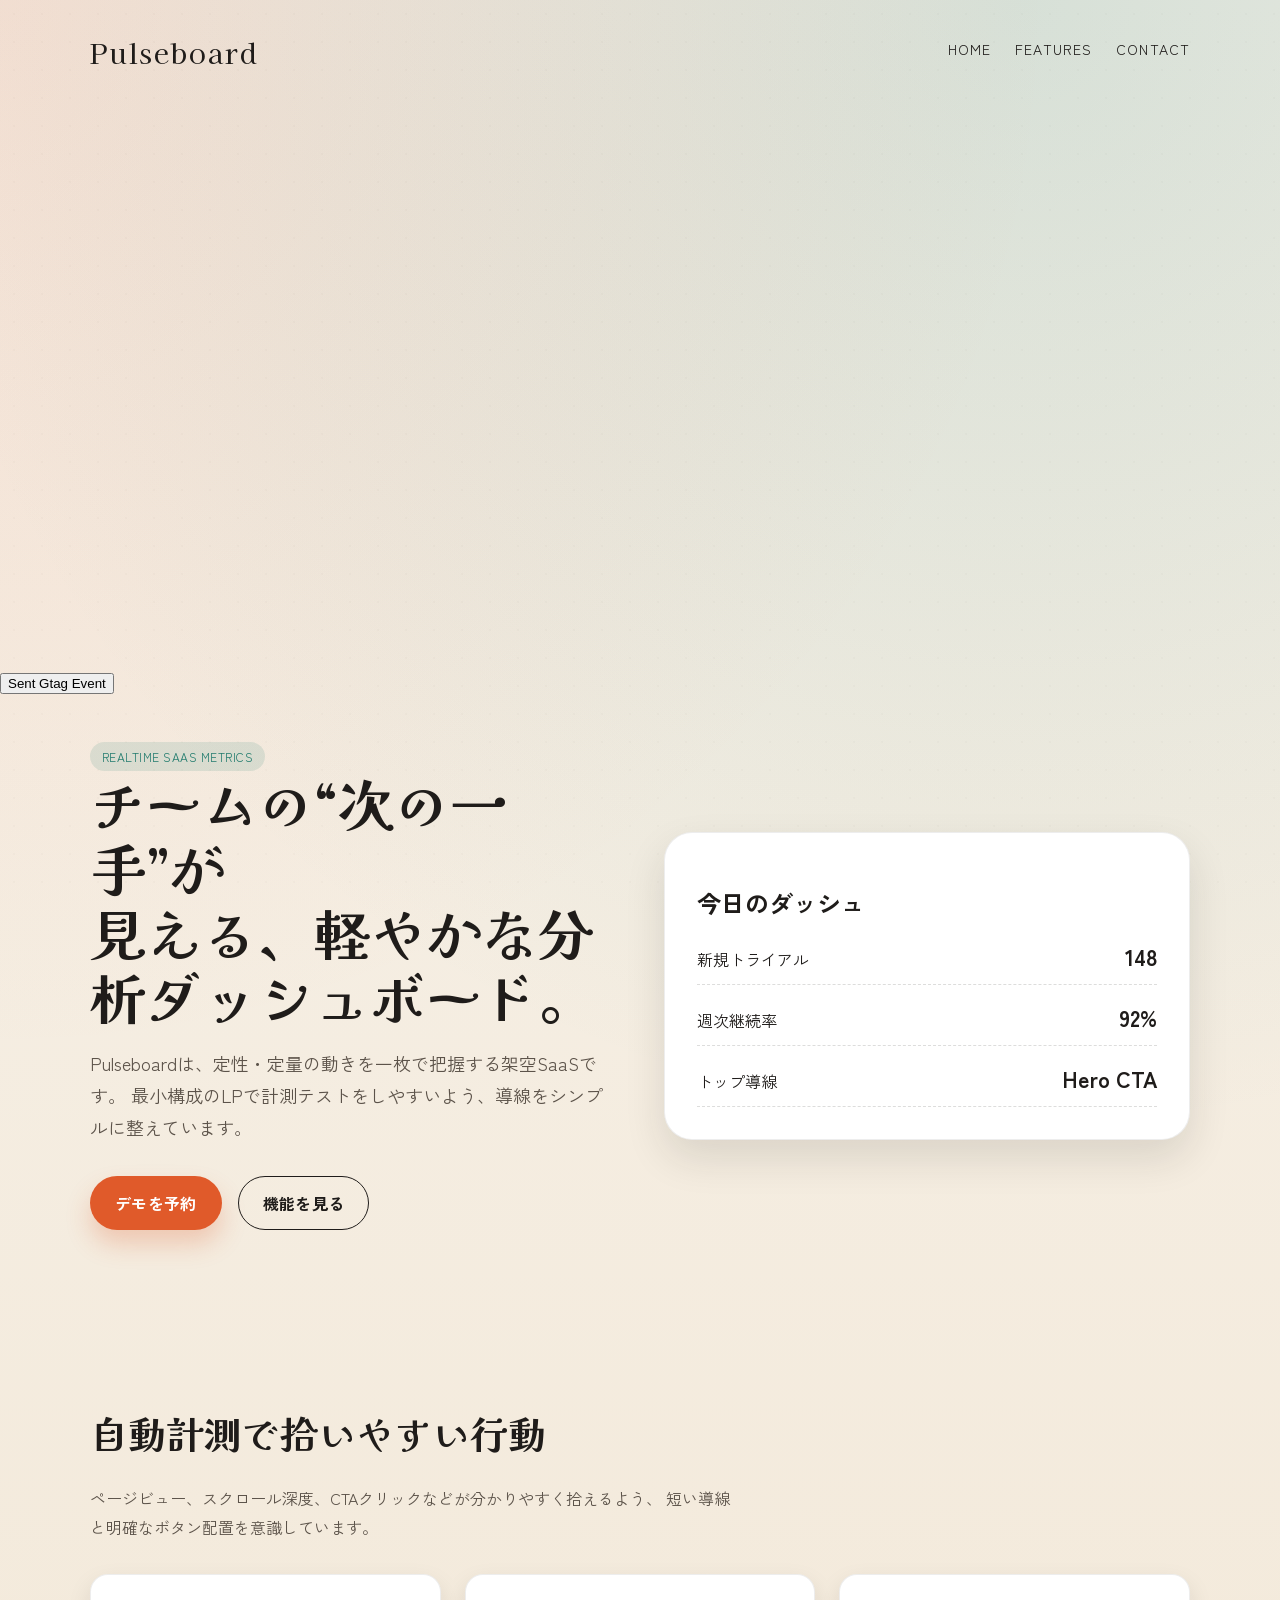
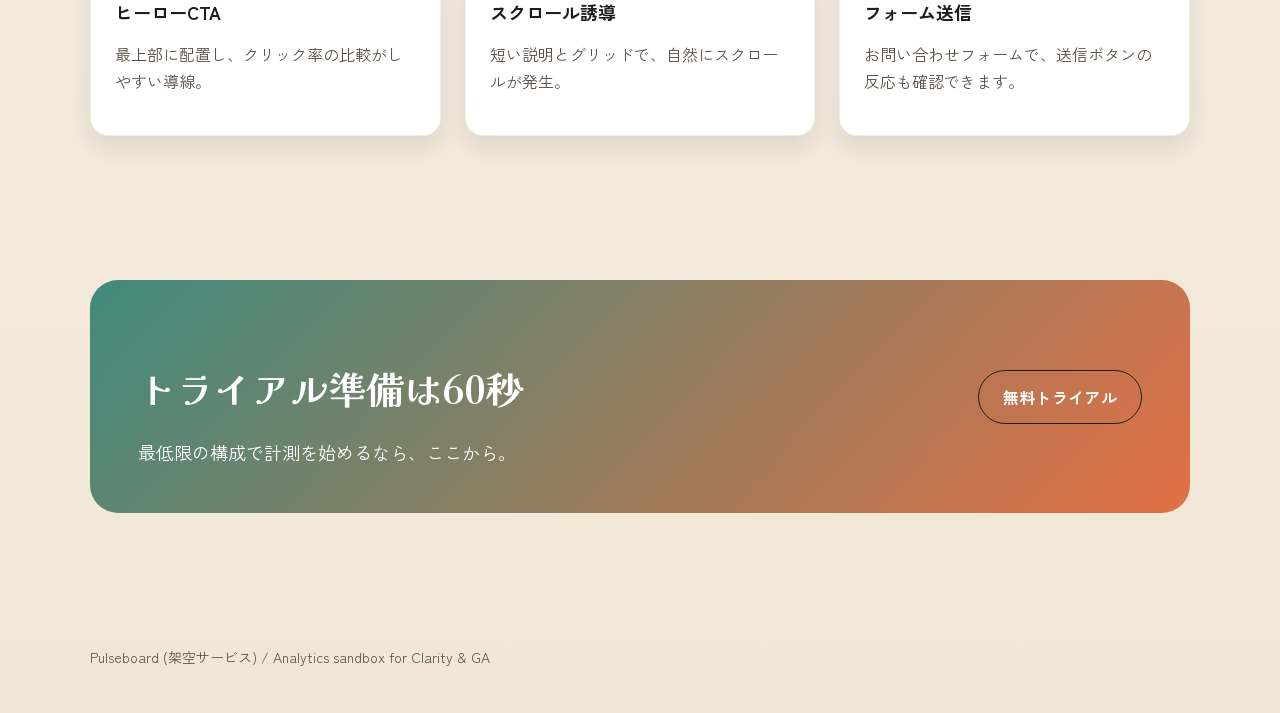
<file: index.html>
<!doctype html>
<html lang="ja">
  <head>
    <script type="text/javascript">
      (function(c,l,a,r,i,t,y){
          c[a]=c[a]||function(){(c[a].q=c[a].q||[]).push(arguments)};
          t=l.createElement(r);t.async=1;t.src="https://www.clarity.ms/tag/"+i;
          y=l.getElementsByTagName(r)[0];y.parentNode.insertBefore(t,y);
      })(window, document, "clarity", "script", "v4pbjfkq48");
    </script>
    <!-- Google Tag Manager -->
    <script>(function(w,d,s,l,i){w[l]=w[l]||[];w[l].push({'gtm.start':
      new Date().getTime(),event:'gtm.js'});var f=d.getElementsByTagName(s)[0],
      j=d.createElement(s),dl=l!='dataLayer'?'&l='+l:'';j.async=true;j.src=
      'https://www.googletagmanager.com/gtm.js?id='+i+dl;f.parentNode.insertBefore(j,f);
      })(window,document,'script','dataLayer','GTM-WHNQVLGR');
    </script>
    <!-- End Google Tag Manager -->
    <script async src="https://www.googletagmanager.com/gtag/js?id=G-VHE92FVPQW&l=altDataLayer"></script>
    <script>
      window.altDataLayer = window.altDataLayer || [];
      function gtag(){altDataLayer.push(arguments);}
      gtag('js', new Date());

      gtag('config', 'G-VHE92FVPQW');
    </script>
    <meta charset="utf-8" />
    <meta name="viewport" content="width=device-width, initial-scale=1" />
    <title>Pulseboard | SaaS分析LP</title>
    <meta
      name="description"
      content="架空SaaSのLP。行動計測を想定した最小構成のテストサイトです。"
    />
    <link rel="preconnect" href="https://fonts.googleapis.com" />
    <link rel="preconnect" href="https://fonts.gstatic.com" crossorigin />
    <link
      href="https://fonts.googleapis.com/css2?family=Kaisei+Decol:wght@600;700&family=Zen+Kaku+Gothic+New:wght@400;500;700&display=swap"
      rel="stylesheet"
    />
    <link rel="stylesheet" href="assets/style.css" />
    <!-- Tracking tags will be inserted here (Microsoft Clarity / Google Analytics) -->
  </head>
  <body>
    <!-- Tracking tags will be inserted here (noscript or body tags) -->
    <header class="site-header">
      <div class="container nav">
        <a class="logo" href="index.html">Pulseboard</a>
        <nav class="nav-links" aria-label="Primary">
          <a href="index.html">Home</a>
          <a href="features.html">Features</a>
          <a href="contact.html">Contact</a>
        </nav>
      </div>
    </header>

    <main>
      <button id="sendGtagEvent">Sent Gtag Event</button>
      <script>
        document.getElementById('sendGtagEvent').addEventListener('click', function() {
          gtag('event', 'button_click', { 'event_category': 'cms_operation', 'button_name': 'test_button' });
          console.log('Gtag Event Sent');
        });
      </script>
      <iframe src="https://yebis0942org2.github.io/access-analytics-sandbox-2026-01-26/" width="80%" height="600" frameborder="0"></iframe>
      <section class="hero container">
        <div class="reveal">
          <span class="pill">Realtime SaaS Metrics</span>
          <h1 class="hero-title">
            チームの“次の一手”が
            <br />
            見える、軽やかな分析ダッシュボード。
          </h1>
          <p class="hero-subtitle">
            Pulseboardは、定性・定量の動きを一枚で把握する架空SaaSです。
            最小構成のLPで計測テストをしやすいよう、導線をシンプルに整えています。
          </p>
          <div class="cta-group">
            <a class="button primary" href="contact.html">デモを予約</a>
            <a class="button secondary" href="features.html">機能を見る</a>
          </div>
        </div>
        <div class="hero-card reveal">
          <h2>今日のダッシュ</h2>
          <div class="hero-metrics">
            <div class="metric">
              <span>新規トライアル</span>
              <strong>148</strong>
            </div>
            <div class="metric">
              <span>週次継続率</span>
              <strong>92%</strong>
            </div>
            <div class="metric">
              <span>トップ導線</span>
              <strong>Hero CTA</strong>
            </div>
          </div>
        </div>
      </section>

      <section class="section">
        <div class="container">
          <h2 class="section-title">自動計測で拾いやすい行動</h2>
          <p class="section-lead">
            ページビュー、スクロール深度、CTAクリックなどが分かりやすく拾えるよう、
            短い導線と明確なボタン配置を意識しています。
          </p>
          <div class="grid">
            <div class="card reveal">
              <h3>ヒーローCTA</h3>
              <p>最上部に配置し、クリック率の比較がしやすい導線。</p>
            </div>
            <div class="card reveal">
              <h3>スクロール誘導</h3>
              <p>短い説明とグリッドで、自然にスクロールが発生。</p>
            </div>
            <div class="card reveal">
              <h3>フォーム送信</h3>
              <p>お問い合わせフォームで、送信ボタンの反応も確認できます。</p>
            </div>
          </div>
        </div>
      </section>

      <section class="section">
        <div class="container banner reveal">
          <div>
            <h2 class="section-title">トライアル準備は60秒</h2>
            <p>最低限の構成で計測を始めるなら、ここから。</p>
          </div>
          <a class="button secondary" href="contact.html">無料トライアル</a>
        </div>
      </section>
    </main>

    <footer class="footer">
      <div class="container">
        <p>Pulseboard (架空サービス) / Analytics sandbox for Clarity &amp; GA</p>
      </div>
    </footer>

    <script src="assets/main.js" defer></script>
  </body>
</html>
</file>
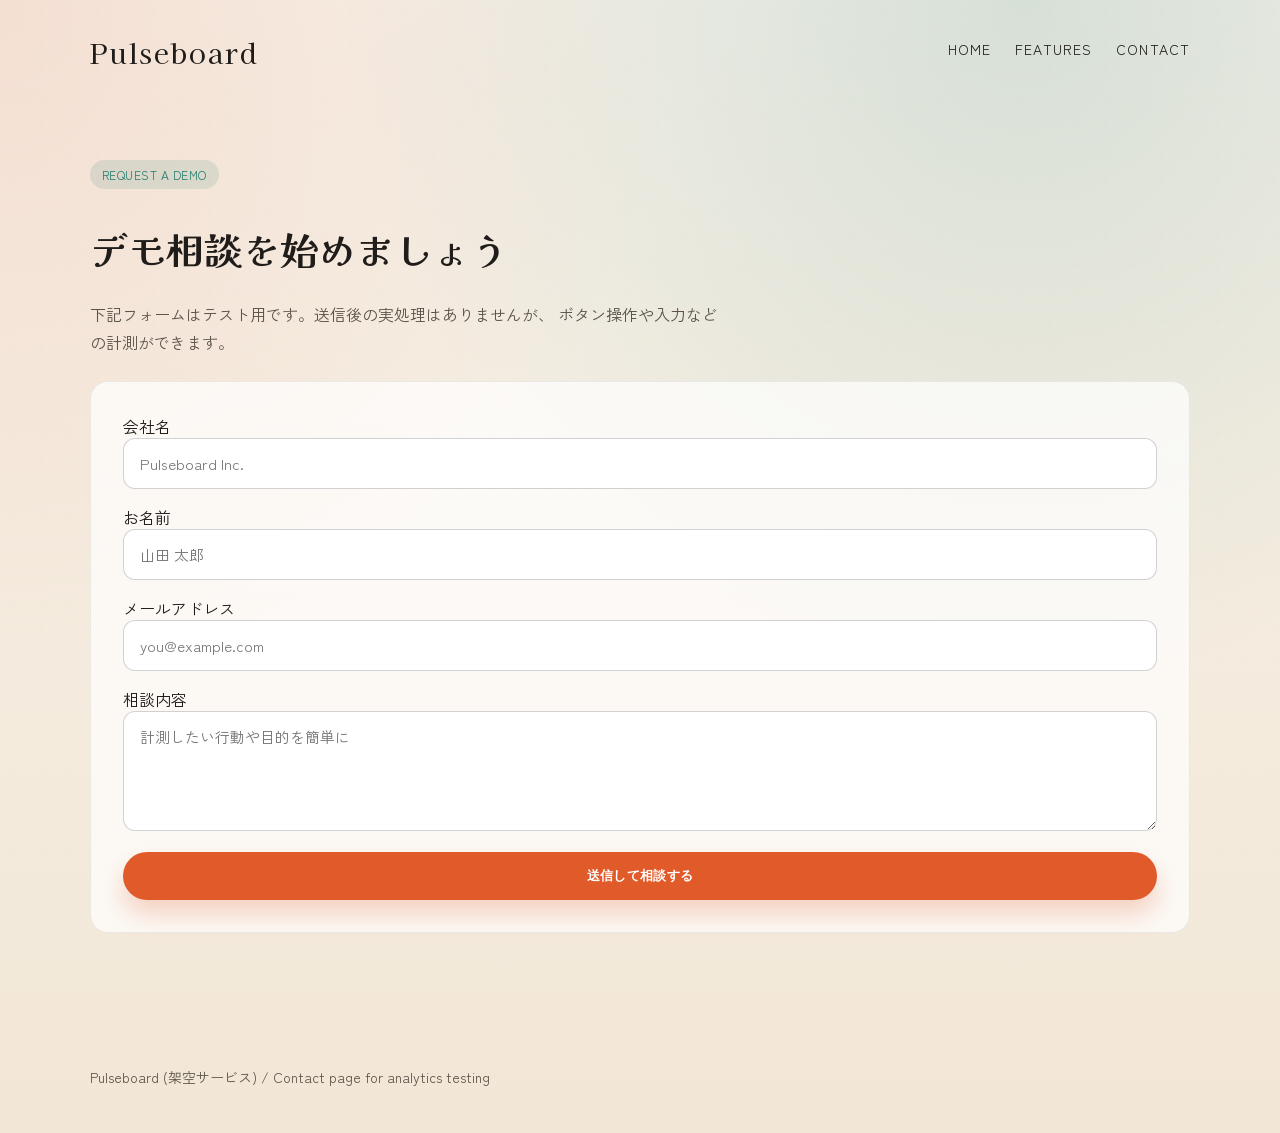
<file: contact.html>
<!doctype html>
<html lang="ja">
  <head>
    <script type="text/javascript">
      (function(c,l,a,r,i,t,y){
          c[a]=c[a]||function(){(c[a].q=c[a].q||[]).push(arguments)};
          t=l.createElement(r);t.async=1;t.src="https://www.clarity.ms/tag/"+i;
          y=l.getElementsByTagName(r)[0];y.parentNode.insertBefore(t,y);
      })(window, document, "clarity", "script", "v4pbjfkq48");
    </script>
    <!-- Google Tag Manager -->
    <script>(function(w,d,s,l,i){w[l]=w[l]||[];w[l].push({'gtm.start':
      new Date().getTime(),event:'gtm.js'});var f=d.getElementsByTagName(s)[0],
      j=d.createElement(s),dl=l!='dataLayer'?'&l='+l:'';j.async=true;j.src=
      'https://www.googletagmanager.com/gtm.js?id='+i+dl;f.parentNode.insertBefore(j,f);
      })(window,document,'script','dataLayer','GTM-WHNQVLGR');
    </script>
    <!-- End Google Tag Manager -->
    <meta charset="utf-8" />
    <meta name="viewport" content="width=device-width, initial-scale=1" />
    <title>Contact | Pulseboard</title>
    <meta
      name="description"
      content="架空SaaSのデモ相談フォーム。計測テスト用のCTAとフォームがあります。"
    />
    <link rel="preconnect" href="https://fonts.googleapis.com" />
    <link rel="preconnect" href="https://fonts.gstatic.com" crossorigin />
    <link
      href="https://fonts.googleapis.com/css2?family=Kaisei+Decol:wght@600;700&family=Zen+Kaku+Gothic+New:wght@400;500;700&display=swap"
      rel="stylesheet"
    />
    <link rel="stylesheet" href="assets/style.css" />
    <!-- Tracking tags will be inserted here (Microsoft Clarity / Google Analytics) -->
  </head>
  <body>
    <!-- Tracking tags will be inserted here (noscript or body tags) -->
    <header class="site-header">
      <div class="container nav">
        <a class="logo" href="index.html">Pulseboard</a>
        <nav class="nav-links" aria-label="Primary">
          <a href="index.html">Home</a>
          <a href="features.html">Features</a>
          <a href="contact.html">Contact</a>
        </nav>
      </div>
    </header>

    <main>
      <section class="section">
        <div class="container">
          <span class="pill">Request a Demo</span>
          <h1 class="section-title">デモ相談を始めましょう</h1>
          <p class="section-lead">
            下記フォームはテスト用です。送信後の実処理はありませんが、
            ボタン操作や入力などの計測ができます。
          </p>

          <form class="form tone-block reveal" action="#" method="post">
            <label>
              会社名
              <input class="input" type="text" name="company" placeholder="Pulseboard Inc." />
            </label>
            <label>
              お名前
              <input class="input" type="text" name="name" placeholder="山田 太郎" />
            </label>
            <label>
              メールアドレス
              <input class="input" type="email" name="email" placeholder="you@example.com" />
            </label>
            <label>
              相談内容
              <textarea class="textarea" name="message" placeholder="計測したい行動や目的を簡単に"></textarea>
            </label>
            <button class="button primary" type="submit">送信して相談する</button>
          </form>
        </div>
      </section>
    </main>

    <footer class="footer">
      <div class="container">
        <p>Pulseboard (架空サービス) / Contact page for analytics testing</p>
      </div>
    </footer>

    <script src="assets/main.js" defer></script>
  </body>
</html>
</file>
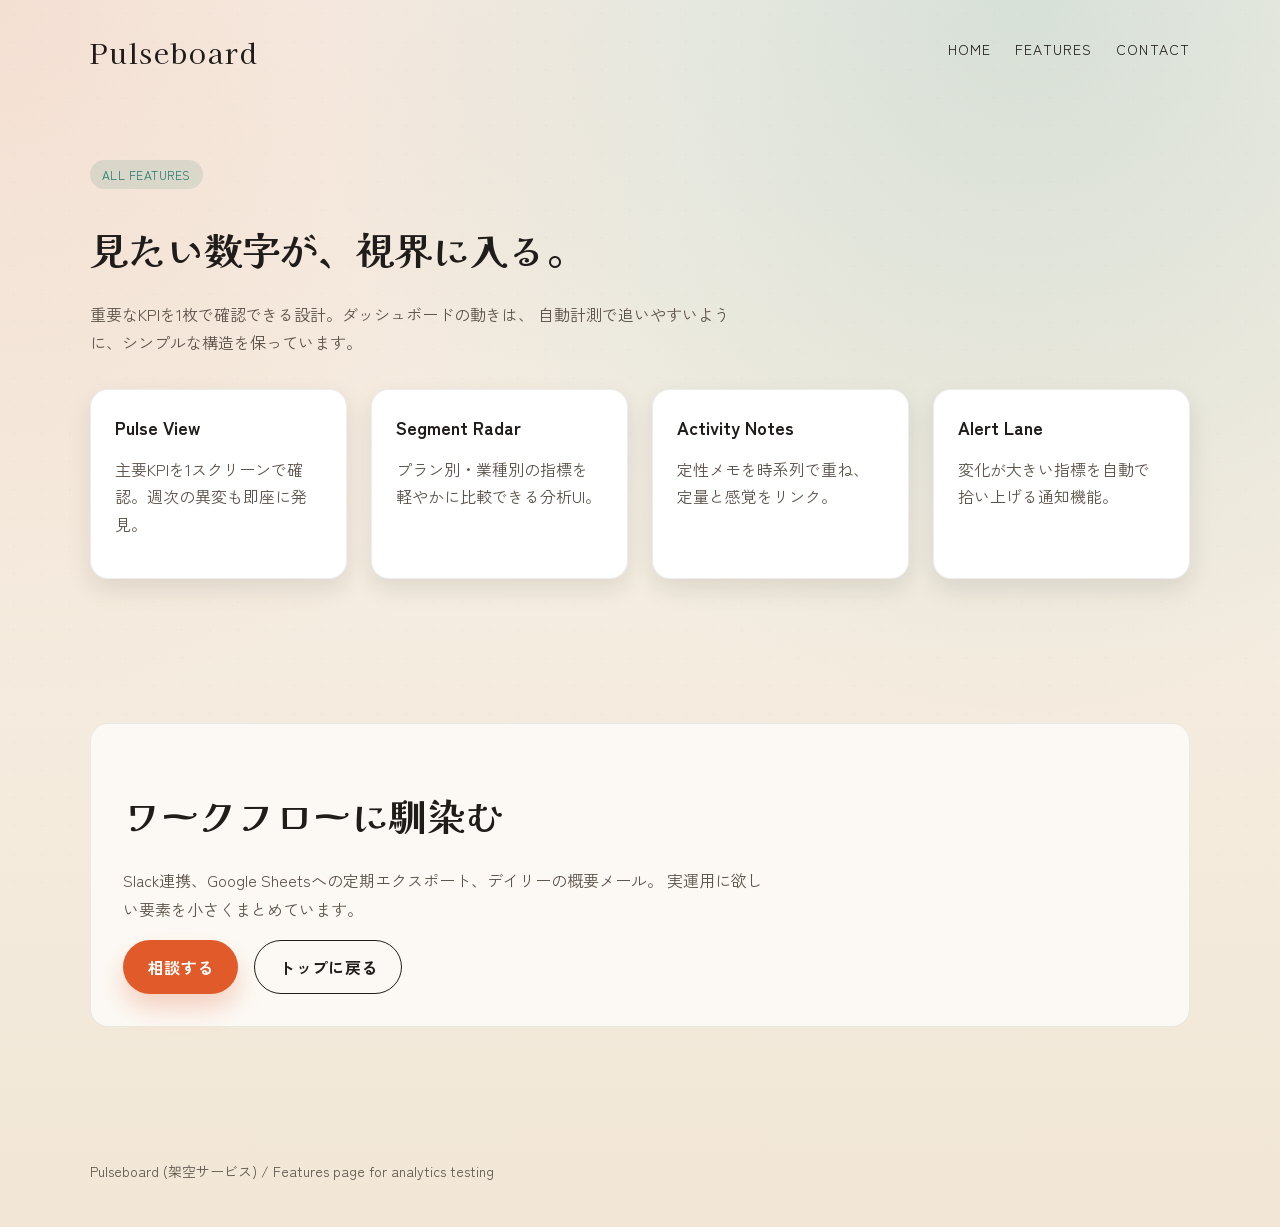
<file: features.html>
<!doctype html>
<html lang="ja">
  <head>
    <script type="text/javascript">
      (function(c,l,a,r,i,t,y){
          c[a]=c[a]||function(){(c[a].q=c[a].q||[]).push(arguments)};
          t=l.createElement(r);t.async=1;t.src="https://www.clarity.ms/tag/"+i;
          y=l.getElementsByTagName(r)[0];y.parentNode.insertBefore(t,y);
      })(window, document, "clarity", "script", "v4pbjfkq48");
    </script>
    <!-- Google Tag Manager -->
    <script>(function(w,d,s,l,i){w[l]=w[l]||[];w[l].push({'gtm.start':
      new Date().getTime(),event:'gtm.js'});var f=d.getElementsByTagName(s)[0],
      j=d.createElement(s),dl=l!='dataLayer'?'&l='+l:'';j.async=true;j.src=
      'https://www.googletagmanager.com/gtm.js?id='+i+dl;f.parentNode.insertBefore(j,f);
      })(window,document,'script','dataLayer','GTM-WHNQVLGR');
    </script>
    <!-- End Google Tag Manager -->
    <meta charset="utf-8" />
    <meta name="viewport" content="width=device-width, initial-scale=1" />
    <title>Features | Pulseboard</title>
    <meta
      name="description"
      content="Pulseboardの主要機能を紹介する架空SaaSの機能ページです。"
    />
    <link rel="preconnect" href="https://fonts.googleapis.com" />
    <link rel="preconnect" href="https://fonts.gstatic.com" crossorigin />
    <link
      href="https://fonts.googleapis.com/css2?family=Kaisei+Decol:wght@600;700&family=Zen+Kaku+Gothic+New:wght@400;500;700&display=swap"
      rel="stylesheet"
    />
    <link rel="stylesheet" href="assets/style.css" />
    <!-- Tracking tags will be inserted here (Microsoft Clarity / Google Analytics) -->
  </head>
  <body>
    <!-- Tracking tags will be inserted here (noscript or body tags) -->
    <header class="site-header">
      <div class="container nav">
        <a class="logo" href="index.html">Pulseboard</a>
        <nav class="nav-links" aria-label="Primary">
          <a href="index.html">Home</a>
          <a href="features.html">Features</a>
          <a href="contact.html">Contact</a>
        </nav>
      </div>
    </header>

    <main>
      <section class="section">
        <div class="container">
          <span class="pill">All Features</span>
          <h1 class="section-title">見たい数字が、視界に入る。</h1>
          <p class="section-lead">
            重要なKPIを1枚で確認できる設計。ダッシュボードの動きは、
            自動計測で追いやすいように、シンプルな構造を保っています。
          </p>
          <div class="grid">
            <div class="card reveal">
              <h3>Pulse View</h3>
              <p>主要KPIを1スクリーンで確認。週次の異変も即座に発見。</p>
            </div>
            <div class="card reveal">
              <h3>Segment Radar</h3>
              <p>プラン別・業種別の指標を軽やかに比較できる分析UI。</p>
            </div>
            <div class="card reveal">
              <h3>Activity Notes</h3>
              <p>定性メモを時系列で重ね、定量と感覚をリンク。</p>
            </div>
            <div class="card reveal">
              <h3>Alert Lane</h3>
              <p>変化が大きい指標を自動で拾い上げる通知機能。</p>
            </div>
          </div>
        </div>
      </section>

      <section class="section">
        <div class="container tone-block reveal">
          <h2 class="section-title">ワークフローに馴染む</h2>
          <p class="section-lead">
            Slack連携、Google Sheetsへの定期エクスポート、デイリーの概要メール。
            実運用に欲しい要素を小さくまとめています。
          </p>
          <div class="cta-group">
            <a class="button primary" href="contact.html">相談する</a>
            <a class="button secondary" href="index.html">トップに戻る</a>
          </div>
        </div>
      </section>
    </main>

    <footer class="footer">
      <div class="container">
        <p>Pulseboard (架空サービス) / Features page for analytics testing</p>
      </div>
    </footer>

    <script src="assets/main.js" defer></script>
  </body>
</html>
</file>
<file: assets/style.css>
:root {
  --bg: #f7f2ea;
  --bg-2: #f2e7d6;
  --ink: #1f1c1a;
  --muted: #5c534a;
  --accent: #e05a2a;
  --accent-2: #1f7a6c;
  --surface: #ffffff;
  --shadow: 0 18px 40px rgba(35, 30, 24, 0.12);
  --radius-lg: 28px;
  --radius-md: 18px;
  --radius-sm: 12px;
  --space-1: 8px;
  --space-2: 12px;
  --space-3: 16px;
  --space-4: 24px;
  --space-5: 32px;
  --space-6: 48px;
  --space-7: 72px;
  --space-8: 96px;
}

* {
  box-sizing: border-box;
}

body {
  margin: 0;
  color: var(--ink);
  font-family: "Zen Kaku Gothic New", "Hiragino Kaku Gothic ProN", "Noto Sans JP", sans-serif;
  background: radial-gradient(circle at top left, rgba(224, 90, 42, 0.12), transparent 40%),
    radial-gradient(circle at 80% 0, rgba(31, 122, 108, 0.15), transparent 45%),
    linear-gradient(180deg, var(--bg), var(--bg-2));
  min-height: 100vh;
}

body::before {
  content: "";
  position: fixed;
  inset: 0;
  background-image: radial-gradient(rgba(31, 28, 26, 0.07) 1px, transparent 1px);
  background-size: 28px 28px;
  opacity: 0.25;
  pointer-events: none;
  z-index: 0;
}

main,
header,
footer {
  position: relative;
  z-index: 1;
}

a {
  color: inherit;
  text-decoration: none;
}

img {
  max-width: 100%;
  display: block;
}

.container {
  width: min(1100px, 90vw);
  margin: 0 auto;
}

.site-header {
  padding: var(--space-5) 0 var(--space-3);
}

.nav {
  display: flex;
  align-items: center;
  justify-content: space-between;
  gap: var(--space-4);
}

.logo {
  font-family: "Kaisei Decol", serif;
  font-size: 28px;
  letter-spacing: 0.06em;
}

.nav-links {
  display: flex;
  gap: var(--space-4);
  font-size: 14px;
  text-transform: uppercase;
  letter-spacing: 0.08em;
}

.nav-links a {
  padding-bottom: 4px;
  border-bottom: 2px solid transparent;
  transition: border-color 0.2s ease;
}

.nav-links a:hover,
.nav-links a:focus-visible {
  border-color: var(--accent);
}

.hero {
  display: grid;
  grid-template-columns: repeat(auto-fit, minmax(260px, 1fr));
  gap: var(--space-6);
  align-items: center;
  padding: var(--space-6) 0 var(--space-7);
}

.hero-title {
  font-family: "Kaisei Decol", serif;
  font-size: clamp(34px, 6vw, 56px);
  margin: 0 0 var(--space-3);
  line-height: 1.15;
}

.hero-subtitle {
  color: var(--muted);
  font-size: 18px;
  line-height: 1.8;
  margin-bottom: var(--space-5);
}

.hero-card {
  background: var(--surface);
  border-radius: var(--radius-lg);
  padding: var(--space-5);
  box-shadow: var(--shadow);
  border: 1px solid rgba(31, 28, 26, 0.08);
}

.hero-metrics {
  display: grid;
  gap: var(--space-3);
}

.metric {
  display: flex;
  justify-content: space-between;
  align-items: baseline;
  border-bottom: 1px dashed rgba(31, 28, 26, 0.15);
  padding-bottom: var(--space-2);
}

.metric strong {
  font-size: 22px;
}

.cta-group {
  display: flex;
  flex-wrap: wrap;
  gap: var(--space-3);
}

.button {
  display: inline-flex;
  align-items: center;
  justify-content: center;
  gap: var(--space-2);
  padding: 14px 24px;
  border-radius: 999px;
  border: 1px solid transparent;
  font-weight: 600;
  letter-spacing: 0.02em;
  transition: transform 0.2s ease, box-shadow 0.2s ease, border-color 0.2s ease;
}

.button.primary {
  background: var(--accent);
  color: white;
  box-shadow: 0 14px 24px rgba(224, 90, 42, 0.25);
}

.button.secondary {
  background: transparent;
  border-color: var(--ink);
}

.button:hover,
.button:focus-visible {
  transform: translateY(-2px);
}

.section {
  padding: var(--space-7) 0;
}

.section-title {
  font-family: "Kaisei Decol", serif;
  font-size: clamp(24px, 4vw, 38px);
  margin-bottom: var(--space-4);
}

.section-lead {
  color: var(--muted);
  max-width: 640px;
  line-height: 1.8;
}

.grid {
  display: grid;
  gap: var(--space-4);
  grid-template-columns: repeat(auto-fit, minmax(220px, 1fr));
  margin-top: var(--space-5);
}

.card {
  background: var(--surface);
  border-radius: var(--radius-md);
  padding: var(--space-4);
  border: 1px solid rgba(31, 28, 26, 0.08);
  box-shadow: 0 10px 24px rgba(31, 28, 26, 0.1);
}

.card h3 {
  margin-top: 0;
  margin-bottom: var(--space-2);
  font-size: 18px;
}

.card p {
  color: var(--muted);
  line-height: 1.7;
}

.pill {
  display: inline-flex;
  align-items: center;
  padding: 6px 12px;
  border-radius: 999px;
  background: rgba(31, 122, 108, 0.12);
  color: var(--accent-2);
  font-size: 12px;
  letter-spacing: 0.04em;
  text-transform: uppercase;
}

.banner {
  background: linear-gradient(135deg, rgba(31, 122, 108, 0.85), rgba(224, 90, 42, 0.85));
  color: white;
  border-radius: var(--radius-lg);
  padding: var(--space-6);
  display: flex;
  flex-wrap: wrap;
  align-items: center;
  justify-content: space-between;
  gap: var(--space-4);
}

.banner p {
  margin: 0;
  font-size: 18px;
}

.tone-block {
  background: rgba(255, 255, 255, 0.7);
  border-radius: var(--radius-md);
  padding: var(--space-5);
  border: 1px solid rgba(31, 28, 26, 0.08);
}

.form {
  display: grid;
  gap: var(--space-3);
  margin-top: var(--space-4);
}

.input,
.textarea {
  width: 100%;
  padding: 14px 16px;
  border-radius: var(--radius-sm);
  border: 1px solid rgba(31, 28, 26, 0.2);
  font-size: 15px;
  font-family: inherit;
}

.textarea {
  min-height: 120px;
  resize: vertical;
}

.footer {
  padding: var(--space-6) 0 var(--space-5);
  color: var(--muted);
  font-size: 14px;
}

.reveal {
  opacity: 0;
  transform: translateY(16px);
  transition: opacity 0.6s ease, transform 0.6s ease;
}

.reveal.is-visible {
  opacity: 1;
  transform: translateY(0);
}

@media (max-width: 720px) {
  .nav {
    flex-direction: column;
    align-items: flex-start;
  }

  .nav-links {
    flex-wrap: wrap;
    justify-content: flex-start;
  }

  .hero {
    padding-bottom: var(--space-6);
  }

  .banner {
    align-items: flex-start;
  }
}
</file>
